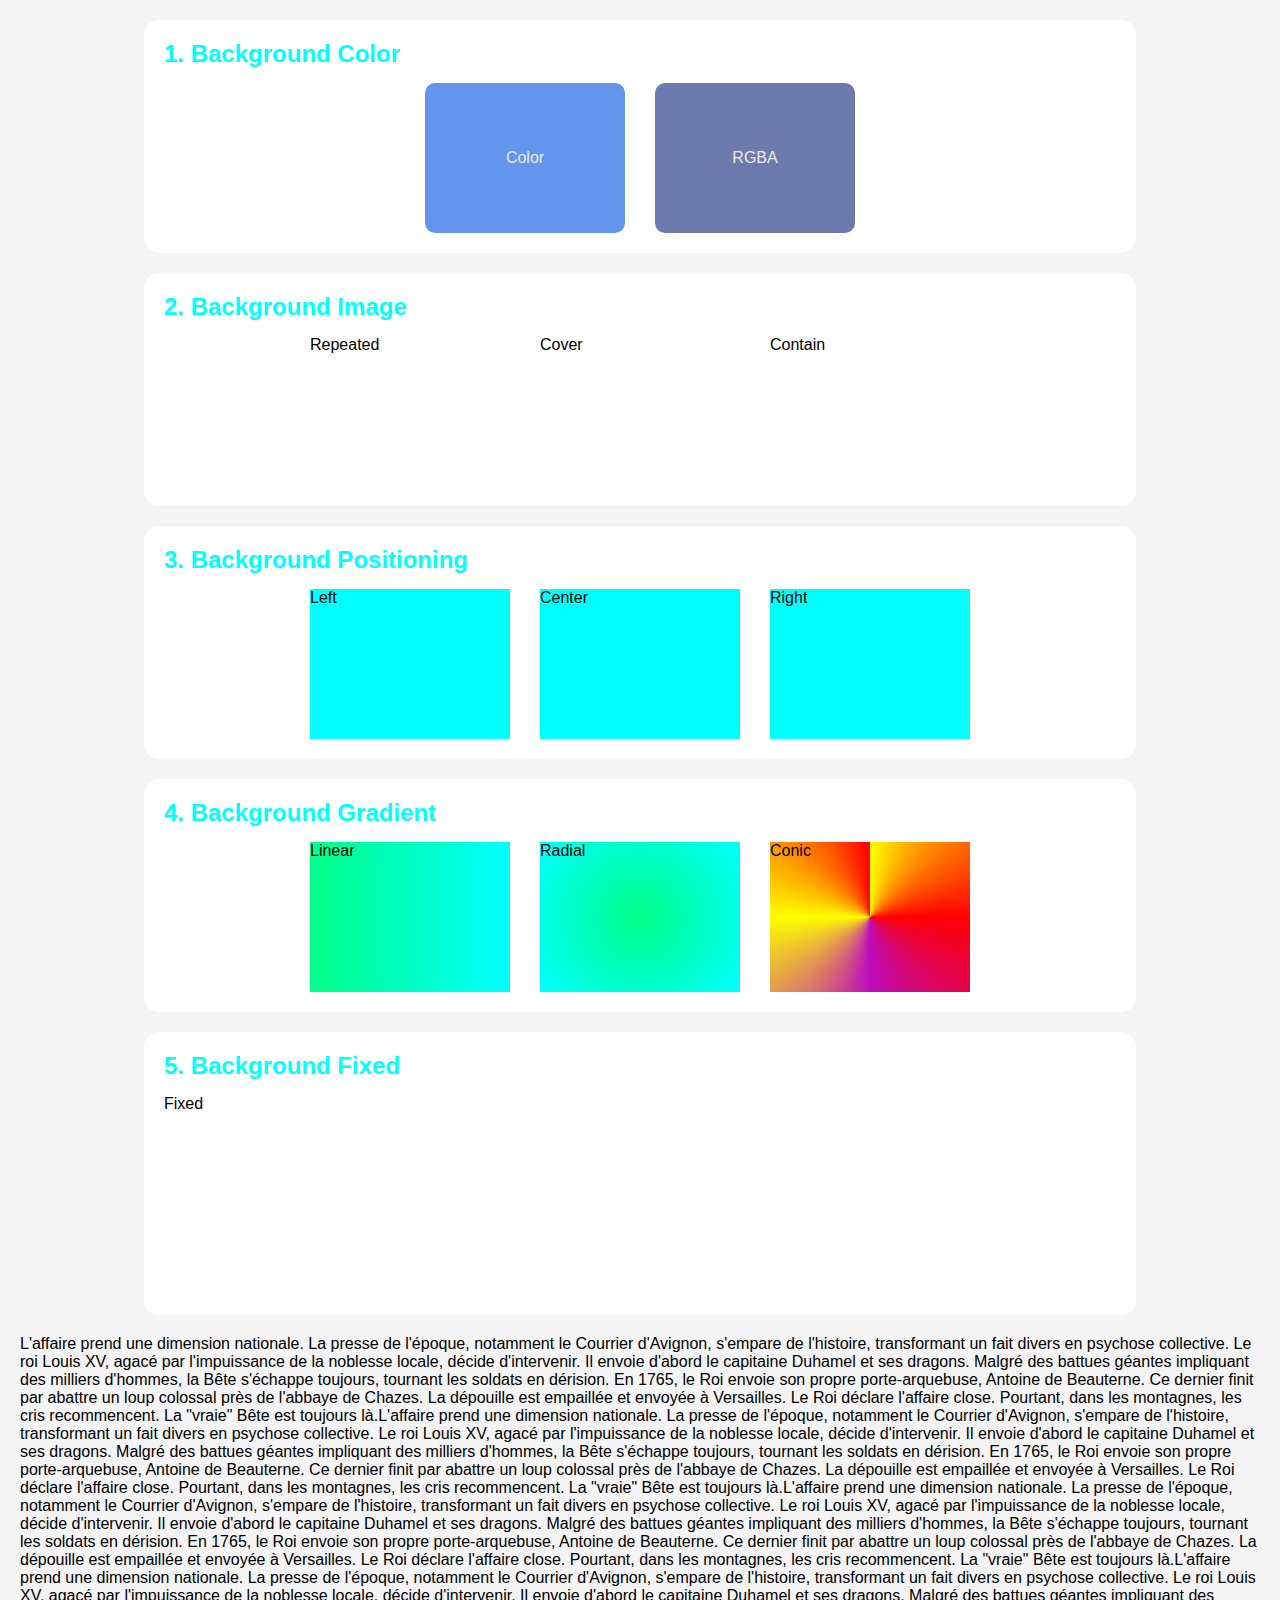
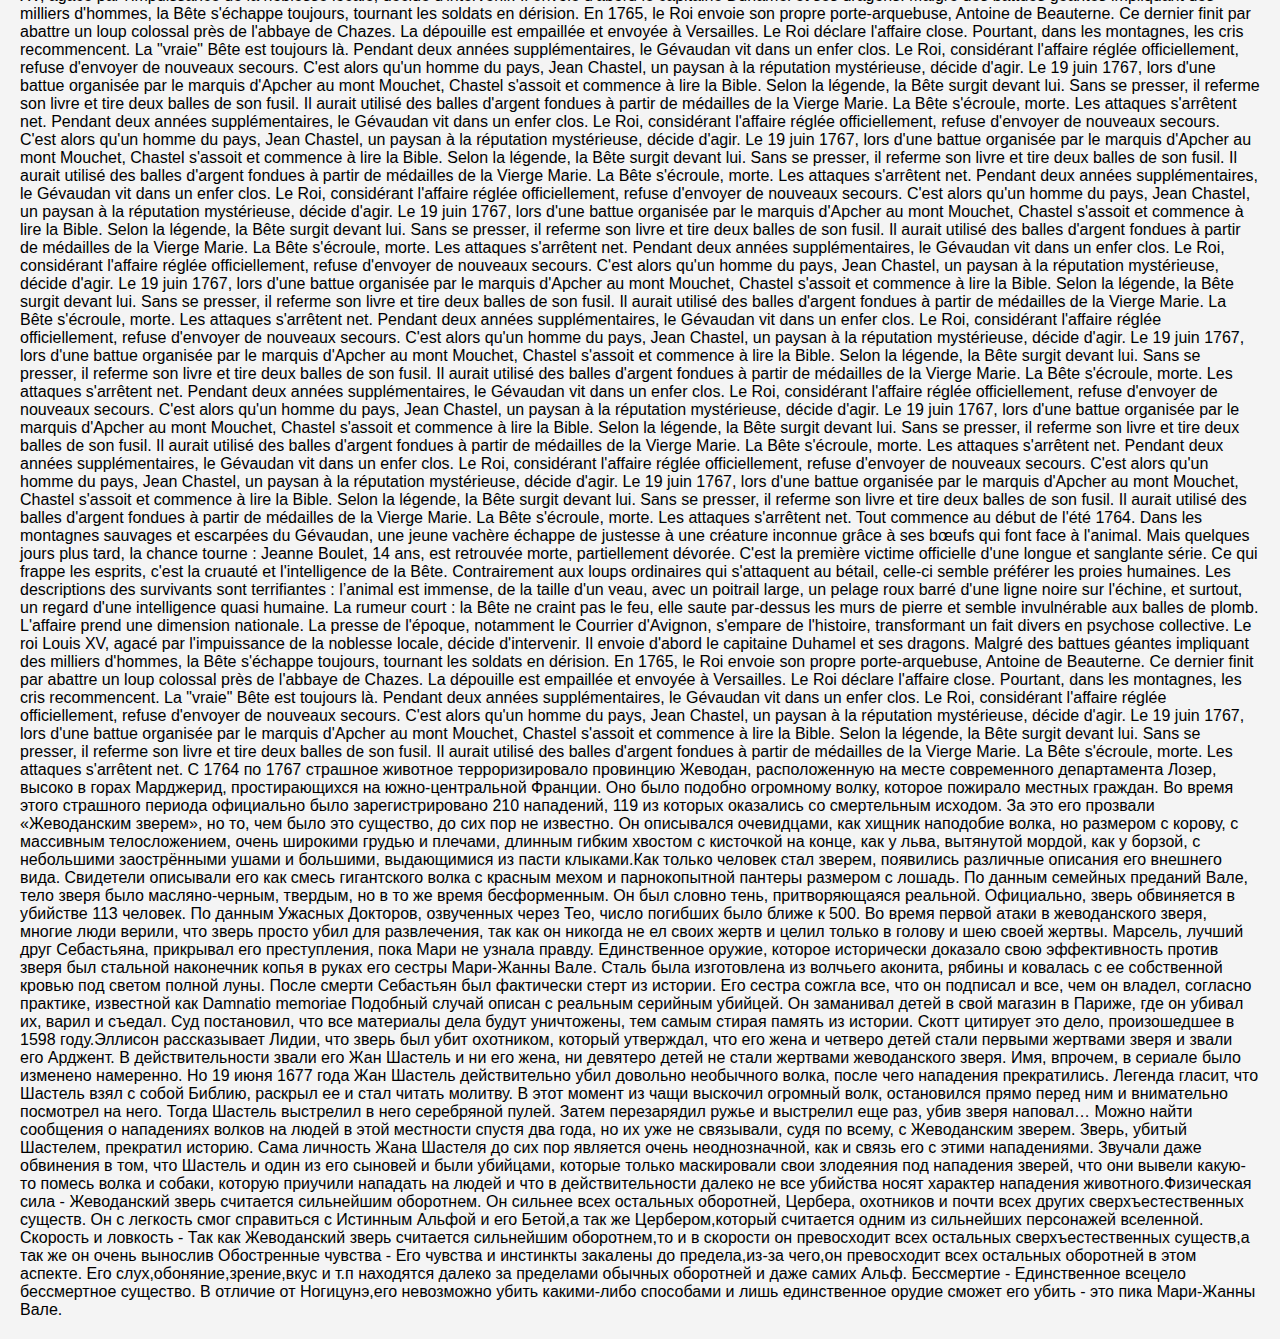
<file: Background/index.html>
<!DOCTYPE html>
<html lang="en">
<head>
    <meta charset="UTF-8">
    <meta name="viewport" content="width=device-width, initial-scale=1.0">
    <link rel="stylesheet" href="style.css">
    <title>CSS Background</title>
</head>
<body>
    <div class="container">
        <section class="bg-section">
            <h2 class="bg-section__title">1. Background Color</h2>
            <div class="example-row">
                <div class="example-box color"> Color</div>
                <div class="example-box rgba"> RGBA</div>
            </div>
        </section>

        <section class="bg-section">
            <h2 class="bg-section__title">2. Background Image</h2>
            <div class="example-row">
                <div class="repeated"> Repeated</div>
                <div class="cover"> Cover</div>
                <div class="contain"> Contain</div>
            </div>
        </section>

        <section class="bg-section">
            <h2 class="bg-section__title">3. Background Positioning</h2>
            <div class="example-row">
                <div class="left">Left</div>
                <div class="center">Center</div>
                <div class="right">Right</div>
            </div>
        </section>

        <section class="bg-section">
            <h2 class="bg-section__title">4. Background Gradient</h2>
            <div class="example-row">
                <div class="linear">Linear</div>
                <div class="radial">Radial</div>
                <div class="conic">Conic</div>
            </div>
        </section>

        <section class="bg-section">
            <h2 class="bg-section__title">5. Background Fixed</h2>
            <div class="example-row">
                <div class="fixed">Fixed</div>
            </div>
        </section>
     </div>    

     <div class="lorem">
        L'affaire prend une dimension nationale. La presse de l'époque, notamment le Courrier d'Avignon, s'empare de l'histoire, transformant un fait divers en psychose collective. Le roi Louis XV, agacé par l'impuissance de la noblesse locale, décide d'intervenir. Il envoie d'abord le capitaine Duhamel et ses dragons. Malgré des battues géantes impliquant des milliers d'hommes, la Bête s'échappe toujours, tournant les soldats en dérision.
En 1765, le Roi envoie son propre porte-arquebuse, Antoine de Beauterne. Ce dernier finit par abattre un loup colossal près de l'abbaye de Chazes. La dépouille est empaillée et envoyée à Versailles. Le Roi déclare l'affaire close. Pourtant, dans les montagnes, les cris recommencent. La "vraie" Bête est toujours là.L'affaire prend une dimension nationale. La presse de l'époque, notamment le Courrier d'Avignon, s'empare de l'histoire, transformant un fait divers en psychose collective. Le roi Louis XV, agacé par l'impuissance de la noblesse locale, décide d'intervenir. Il envoie d'abord le capitaine Duhamel et ses dragons. Malgré des battues géantes impliquant des milliers d'hommes, la Bête s'échappe toujours, tournant les soldats en dérision.
En 1765, le Roi envoie son propre porte-arquebuse, Antoine de Beauterne. Ce dernier finit par abattre un loup colossal près de l'abbaye de Chazes. La dépouille est empaillée et envoyée à Versailles. Le Roi déclare l'affaire close. Pourtant, dans les montagnes, les cris recommencent. La "vraie" Bête est toujours là.L'affaire prend une dimension nationale. La presse de l'époque, notamment le Courrier d'Avignon, s'empare de l'histoire, transformant un fait divers en psychose collective. Le roi Louis XV, agacé par l'impuissance de la noblesse locale, décide d'intervenir. Il envoie d'abord le capitaine Duhamel et ses dragons. Malgré des battues géantes impliquant des milliers d'hommes, la Bête s'échappe toujours, tournant les soldats en dérision.
En 1765, le Roi envoie son propre porte-arquebuse, Antoine de Beauterne. Ce dernier finit par abattre un loup colossal près de l'abbaye de Chazes. La dépouille est empaillée et envoyée à Versailles. Le Roi déclare l'affaire close. Pourtant, dans les montagnes, les cris recommencent. La "vraie" Bête est toujours là.L'affaire prend une dimension nationale. La presse de l'époque, notamment le Courrier d'Avignon, s'empare de l'histoire, transformant un fait divers en psychose collective. Le roi Louis XV, agacé par l'impuissance de la noblesse locale, décide d'intervenir. Il envoie d'abord le capitaine Duhamel et ses dragons. Malgré des battues géantes impliquant des milliers d'hommes, la Bête s'échappe toujours, tournant les soldats en dérision.
En 1765, le Roi envoie son propre porte-arquebuse, Antoine de Beauterne. Ce dernier finit par abattre un loup colossal près de l'abbaye de Chazes. La dépouille est empaillée et envoyée à Versailles. Le Roi déclare l'affaire close. Pourtant, dans les montagnes, les cris recommencent. La "vraie" Bête est toujours là.
        Pendant deux années supplémentaires, le Gévaudan vit dans un enfer clos. Le Roi, considérant l'affaire réglée officiellement, refuse d'envoyer de nouveaux secours. C'est alors qu'un homme du pays, Jean Chastel, un paysan à la réputation mystérieuse, décide d'agir.
Le 19 juin 1767, lors d'une battue organisée par le marquis d'Apcher au mont Mouchet, Chastel s'assoit et commence à lire la Bible. Selon la légende, la Bête surgit devant lui. Sans se presser, il referme son livre et tire deux balles de son fusil. Il aurait utilisé des balles d'argent fondues à partir de médailles de la Vierge Marie. La Bête s'écroule, morte. Les attaques s'arrêtent net.
Pendant deux années supplémentaires, le Gévaudan vit dans un enfer clos. Le Roi, considérant l'affaire réglée officiellement, refuse d'envoyer de nouveaux secours. C'est alors qu'un homme du pays, Jean Chastel, un paysan à la réputation mystérieuse, décide d'agir.
Le 19 juin 1767, lors d'une battue organisée par le marquis d'Apcher au mont Mouchet, Chastel s'assoit et commence à lire la Bible. Selon la légende, la Bête surgit devant lui. Sans se presser, il referme son livre et tire deux balles de son fusil. Il aurait utilisé des balles d'argent fondues à partir de médailles de la Vierge Marie. La Bête s'écroule, morte. Les attaques s'arrêtent net.
Pendant deux années supplémentaires, le Gévaudan vit dans un enfer clos. Le Roi, considérant l'affaire réglée officiellement, refuse d'envoyer de nouveaux secours. C'est alors qu'un homme du pays, Jean Chastel, un paysan à la réputation mystérieuse, décide d'agir.
Le 19 juin 1767, lors d'une battue organisée par le marquis d'Apcher au mont Mouchet, Chastel s'assoit et commence à lire la Bible. Selon la légende, la Bête surgit devant lui. Sans se presser, il referme son livre et tire deux balles de son fusil. Il aurait utilisé des balles d'argent fondues à partir de médailles de la Vierge Marie. La Bête s'écroule, morte. Les attaques s'arrêtent net.
Pendant deux années supplémentaires, le Gévaudan vit dans un enfer clos. Le Roi, considérant l'affaire réglée officiellement, refuse d'envoyer de nouveaux secours. C'est alors qu'un homme du pays, Jean Chastel, un paysan à la réputation mystérieuse, décide d'agir.
Le 19 juin 1767, lors d'une battue organisée par le marquis d'Apcher au mont Mouchet, Chastel s'assoit et commence à lire la Bible. Selon la légende, la Bête surgit devant lui. Sans se presser, il referme son livre et tire deux balles de son fusil. Il aurait utilisé des balles d'argent fondues à partir de médailles de la Vierge Marie. La Bête s'écroule, morte. Les attaques s'arrêtent net.
Pendant deux années supplémentaires, le Gévaudan vit dans un enfer clos. Le Roi, considérant l'affaire réglée officiellement, refuse d'envoyer de nouveaux secours. C'est alors qu'un homme du pays, Jean Chastel, un paysan à la réputation mystérieuse, décide d'agir.
Le 19 juin 1767, lors d'une battue organisée par le marquis d'Apcher au mont Mouchet, Chastel s'assoit et commence à lire la Bible. Selon la légende, la Bête surgit devant lui. Sans se presser, il referme son livre et tire deux balles de son fusil. Il aurait utilisé des balles d'argent fondues à partir de médailles de la Vierge Marie. La Bête s'écroule, morte. Les attaques s'arrêtent net.
Pendant deux années supplémentaires, le Gévaudan vit dans un enfer clos. Le Roi, considérant l'affaire réglée officiellement, refuse d'envoyer de nouveaux secours. C'est alors qu'un homme du pays, Jean Chastel, un paysan à la réputation mystérieuse, décide d'agir.
Le 19 juin 1767, lors d'une battue organisée par le marquis d'Apcher au mont Mouchet, Chastel s'assoit et commence à lire la Bible. Selon la légende, la Bête surgit devant lui. Sans se presser, il referme son livre et tire deux balles de son fusil. Il aurait utilisé des balles d'argent fondues à partir de médailles de la Vierge Marie. La Bête s'écroule, morte. Les attaques s'arrêtent net.
Pendant deux années supplémentaires, le Gévaudan vit dans un enfer clos. Le Roi, considérant l'affaire réglée officiellement, refuse d'envoyer de nouveaux secours. C'est alors qu'un homme du pays, Jean Chastel, un paysan à la réputation mystérieuse, décide d'agir.
Le 19 juin 1767, lors d'une battue organisée par le marquis d'Apcher au mont Mouchet, Chastel s'assoit et commence à lire la Bible. Selon la légende, la Bête surgit devant lui. Sans se presser, il referme son livre et tire deux balles de son fusil. Il aurait utilisé des balles d'argent fondues à partir de médailles de la Vierge Marie. La Bête s'écroule, morte. Les attaques s'arrêtent net.
        Tout commence au début de l'été 1764. Dans les montagnes sauvages et escarpées du Gévaudan, une jeune vachère échappe de justesse à une créature inconnue grâce à ses bœufs qui font face à l'animal. Mais quelques jours plus tard, la chance tourne : Jeanne Boulet, 14 ans, est retrouvée morte, partiellement dévorée. C'est la première victime officielle d'une longue et sanglante série.

        Ce qui frappe les esprits, c'est la cruauté et l'intelligence de la Bête. Contrairement aux loups ordinaires qui s'attaquent au bétail, celle-ci semble préférer les proies humaines. Les descriptions des survivants sont terrifiantes : l’animal est immense, de la taille d'un veau, avec un poitrail large, un pelage roux barré d'une ligne noire sur l'échine, et surtout, un regard d'une intelligence quasi humaine. La rumeur court : la Bête ne craint pas le feu, elle saute par-dessus les murs de pierre et semble invulnérable aux balles de plomb.

        L'affaire prend une dimension nationale. La presse de l'époque, notamment le Courrier d'Avignon, s'empare de l'histoire, transformant un fait divers en psychose collective. Le roi Louis XV, agacé par l'impuissance de la noblesse locale, décide d'intervenir. Il envoie d'abord le capitaine Duhamel et ses dragons. Malgré des battues géantes impliquant des milliers d'hommes, la Bête s'échappe toujours, tournant les soldats en dérision. En 1765, le Roi envoie son propre porte-arquebuse, Antoine de Beauterne. Ce dernier finit par abattre un loup colossal près de l'abbaye de Chazes. La dépouille est empaillée et envoyée à Versailles. Le Roi déclare l'affaire close. Pourtant, dans les montagnes, les cris recommencent. La "vraie" Bête est toujours là.

        Pendant deux années supplémentaires, le Gévaudan vit dans un enfer clos. Le Roi, considérant l'affaire réglée officiellement, refuse d'envoyer de nouveaux secours. C'est alors qu'un homme du pays, Jean Chastel, un paysan à la réputation mystérieuse, décide d'agir. Le 19 juin 1767, lors d'une battue organisée par le marquis d'Apcher au mont Mouchet, Chastel s'assoit et commence à lire la Bible. Selon la légende, la Bête surgit devant lui. Sans se presser, il referme son livre et tire deux balles de son fusil. Il aurait utilisé des balles d'argent fondues à partir de médailles de la Vierge Marie. La Bête s'écroule, morte. Les attaques s'arrêtent net.

        С 1764 по 1767 страшное животное терроризировало провинцию Жеводан, расположенную на месте современного департамента Лозер, высоко в горах Марджерид, простирающихся на южно-центральной Франции. Оно было подобно огромному волку, которое пожирало местных граждан. Во время этого страшного периода официально было зарегистрировано 210 нападений, 119 из которых оказались со смертельным исходом. За это его прозвали «Жеводанским зверем», но то, чем было это существо, до сих пор не известно. 

        Он описывался очевидцами, как хищник наподобие волка, но размером с корову, с массивным телосложением, очень широкими грудью и плечами, длинным гибким хвостом с кисточкой на конце, как у льва, вытянутой мордой, как у борзой, с небольшими заострёнными ушами и большими, выдающимися из пасти клыками.Как только человек стал зверем, появились различные описания его внешнего вида. Свидетели описывали его как смесь гигантского волка с красным мехом и парнокопытной пантеры размером с лошадь. По данным семейных преданий Вале, тело зверя было масляно-черным, твердым, но в то же время бесформенным. Он был словно тень, притворяющаяся реальной.

        Официально, зверь обвиняется в убийстве 113 человек. По данным Ужасных Докторов, озвученных через Тео, число погибших было ближе к 500. Во время первой атаки в жеводанского зверя, многие люди верили, что зверь просто убил для развлечения, так как он никогда не ел своих жертв и целил только в голову и шею своей жертвы. Марсель, лучший друг Себастьяна, прикрывал его преступления, пока Мари не узнала правду.

        Единственное оружие, которое исторически доказало свою эффективность против зверя был стальной наконечник копья в руках его сестры Мари-Жанны Вале. Сталь была изготовлена из волчьего аконита, рябины и ковалась с ее собственной кровью под светом полной луны.

        После смерти Себастьян был фактически стерт из истории. Его сестра сожгла все, что он подписал и все, чем он владел, согласно практике, известной как Damnatio memoriae

        Подобный случай описан с реальным серийным убийцей. Он заманивал детей в свой магазин в Париже, где он убивал их, варил и съедал. Суд постановил, что все материалы дела будут уничтожены, тем самым стирая память из истории. Скотт цитирует это дело, произошедшее в 1598 году.Эллисон рассказывает Лидии, что зверь был убит охотником, который утверждал, что его жена и четверо детей стали первыми жертвами зверя и звали его Арджент. В действительности звали его Жан Шастель и ни его жена, ни девятеро детей не стали жертвами жеводанского зверя. Имя, впрочем, в сериале было изменено намеренно. Но 19 июня 1677 года Жан Шастель действительно убил довольно необычного волка, после чего нападения прекратились. Легенда гласит, что Шастель взял с собой Библию, раскрыл ее и стал читать молитву. В этот момент из чащи выскочил огромный волк, остановился прямо перед ним и внимательно посмотрел на него. Тогда Шастель выстрелил в него серебряной пулей. Затем перезарядил ружье и выстрелил еще раз, убив зверя наповал… Можно найти сообщения о нападениях волков на людей в этой местности спустя два года, но их уже не связывали, судя по всему, с Жеводанским зверем. Зверь, убитый Шастелем, прекратил историю. Сама личность Жана Шастеля до сих пор является очень неоднозначной, как и связь его с этими нападениями. Звучали даже обвинения в том, что Шастель и один из его сыновей и были убийцами, которые только маскировали свои злодеяния под нападения зверей, что они вывели какую-то помесь волка и собаки, которую приучили нападать на людей и что в действительности далеко не все убийства носят характер нападения животного.Физическая сила - Жеводанский зверь считается сильнейшим оборотнем. Он сильнее всех остальных оборотней, Цербера, охотников и почти всех других сверхъестественных существ. Он с легкость смог справиться с Истинным Альфой и его Бетой,а так же Цербером,который считается одним из сильнейших персонажей вселенной.

        Скорость и ловкость - Так как Жеводанский зверь считается сильнейшим оборотнем,то и в скорости он превосходит всех остальных сверхъестественных существ,а так же он очень вынослив

        Обостренные чувства - Его чувства и инстинкты закалены до предела,из-за чего,он превосходит всех остальных оборотней в этом аспекте. Его слух,обоняние,зрение,вкус и т.п находятся далеко за пределами обычных оборотней и даже самих Альф.

        Бессмертие - Единственное всецело бессмертное существо. В отличие от Ногицунэ,его невозможно убить какими-либо способами и лишь единственное орудие сможет его убить - это пика Мари-Жанны Вале.
     </div>
</body>
</html>
</file>
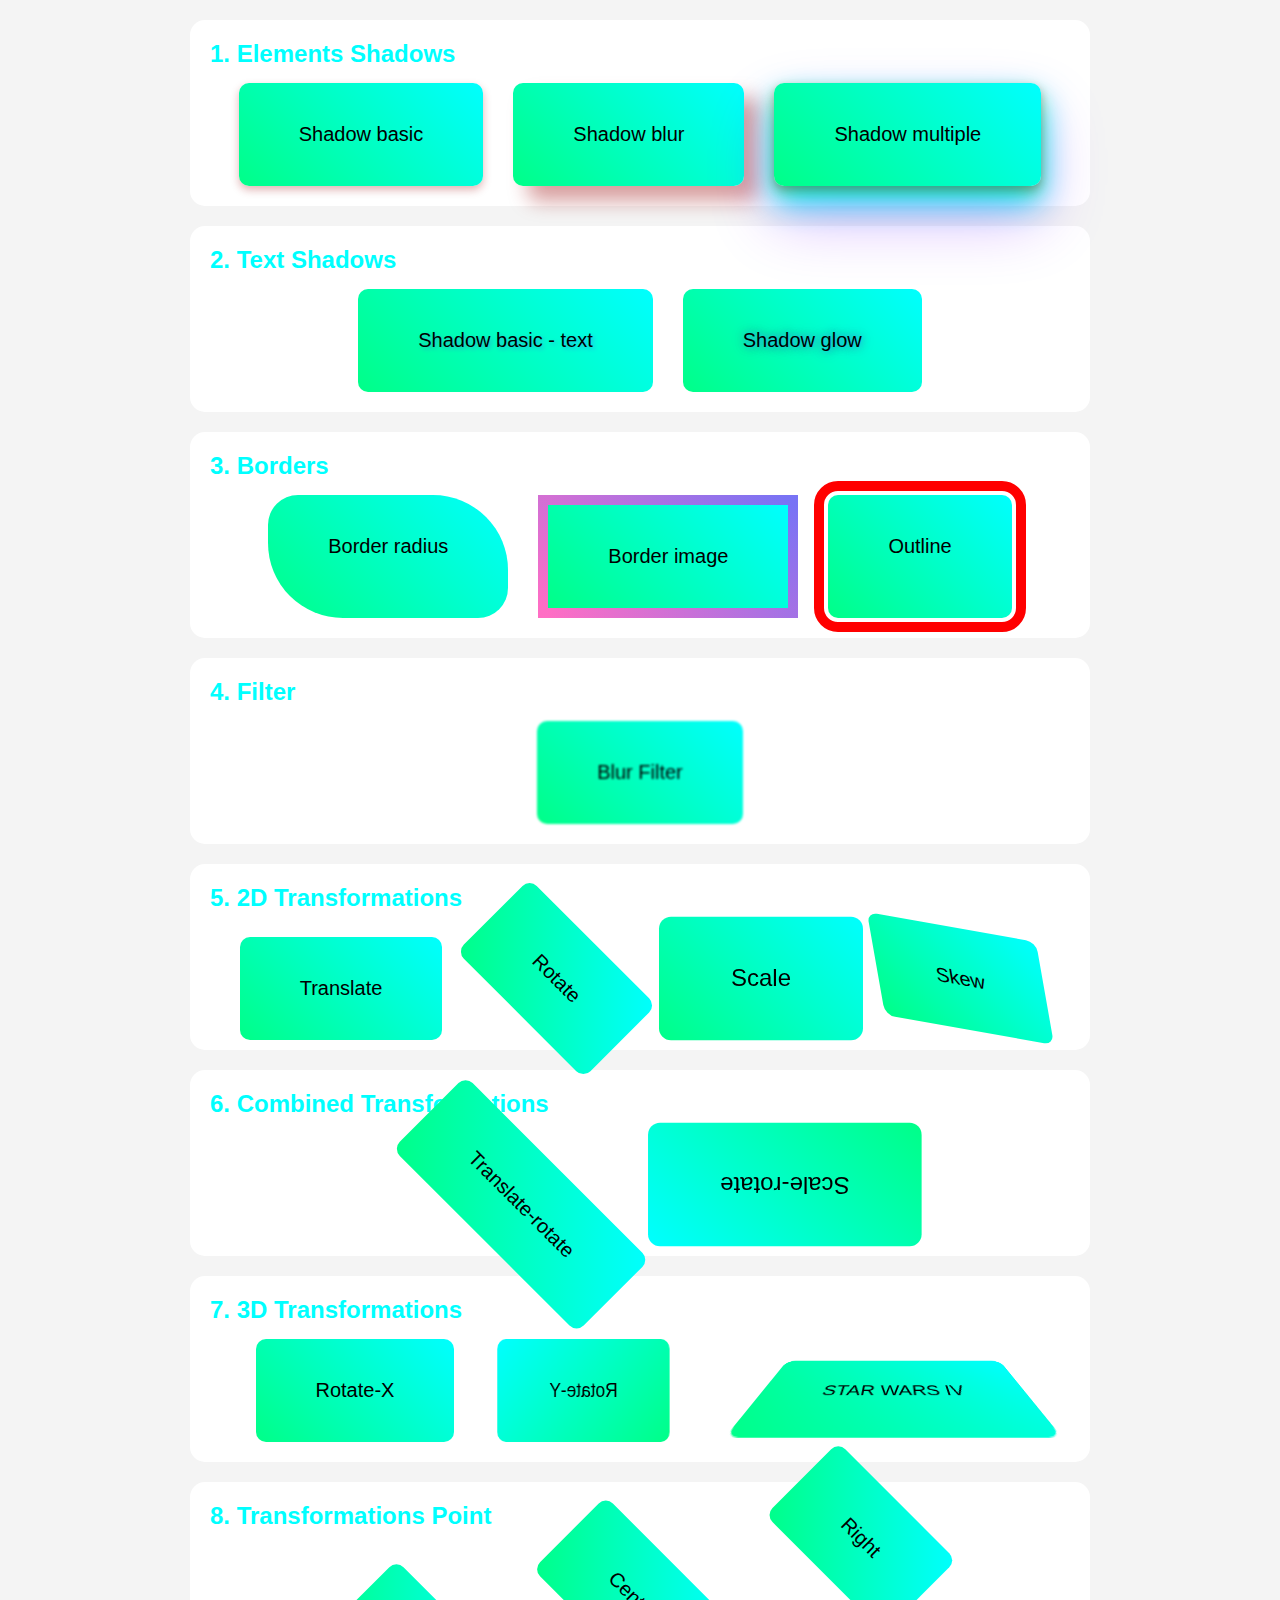
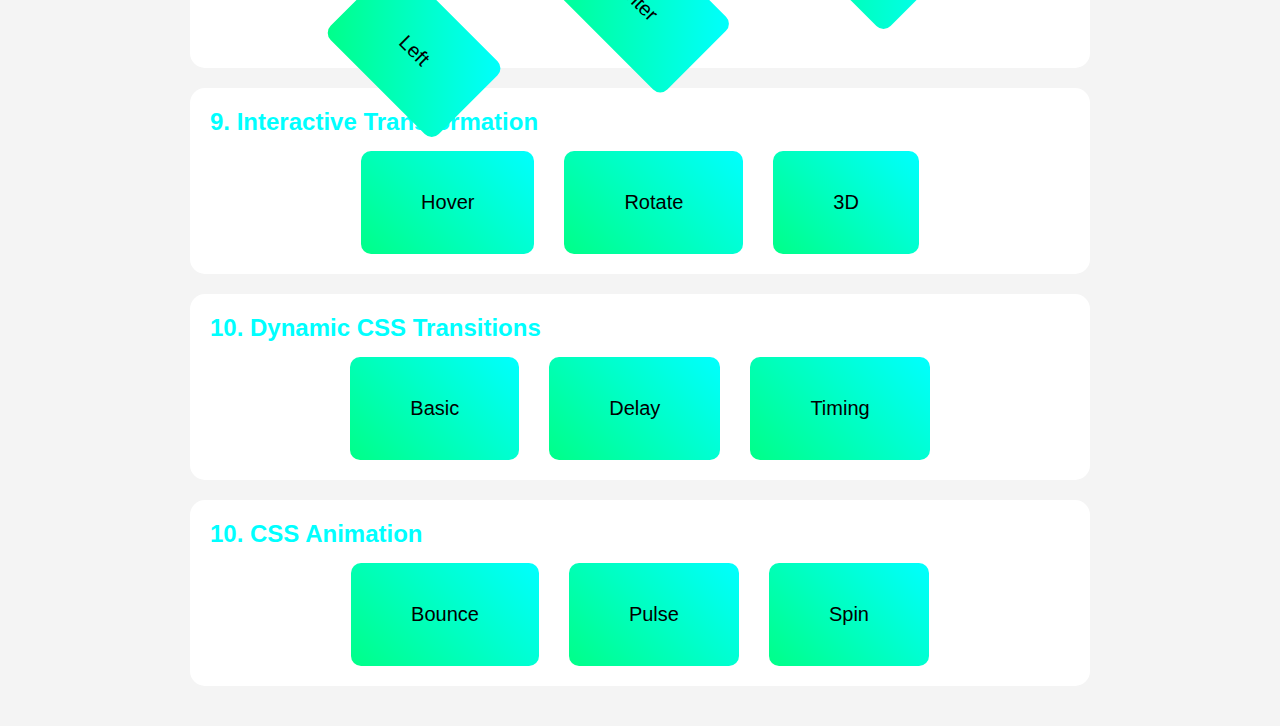
<file: DecorativeCss/index.html>
<!DOCTYPE html>
<html lang="en">
<head>
    <meta charset="UTF-8">
    <meta name="viewport" content="width=device-width, initial-scale=1.0">
    <link rel="stylesheet" href="style.css">
    <title>Decorative CSS</title>
</head>
<body>
    <div class="container">
        <section class="main-section">
            <h2 class="bg-section__title">1. Elements Shadows</h2>
            <div class="example-row">
                <div class="example-box shadow-basic">Shadow basic</div>
                <div class="example-box shadow-blur">Shadow blur</div>
                <div class="example-box shadow-multiple">Shadow multiple</div>
            </div>
        </section>

        <section class="main-section">
            <h2 class="bg-section__title">2. Text Shadows</h2>
            <div class="example-row">
                <div class="example-box shadow-basic-text">Shadow basic - text</div>
                <div class="example-box shadow-glow">Shadow glow</div>
            </div>
        </section>

        <section class="main-section">
            <h2 class="bg-section__title">3. Borders</h2>
            <div class="example-row">
                <div class="example-box border-radius">Border radius</div>
                <div class="example-box border-image">Border image</div>
                <div class="example-box outline-effect">Outline</div>
            </div>
        </section>


        <section class="main-section">
            <h2 class="bg-section__title">4. Filter</h2>
            <div class="example-row">
                <div class="example-box blur-filter">Blur Filter</div>
            </div>
        </section>

        <section class="main-section">
            <h2 class="bg-section__title">5. 2D Transformations</h2>
            <div class="example-row">
                <div class="example-box translate">Translate</div>
                <div class="example-box rotate">Rotate</div>
                <div class="example-box scale">Scale</div>
                <div class="example-box skew">Skew</div>
            </div>
        </section>

        <section class="main-section">
            <h2 class="bg-section__title">6. Combined Transformations</h2>
            <div class="example-row">
                <div class="example-box translate-rotate">Translate-rotate</div>
                <div class="example-box scale-rotate">Scale-rotate</div>
            </div>
        </section>

        <section class="main-section">
            <h2 class="bg-section__title">7. 3D Transformations</h2>
            <div class="example-row">
                <div class="example-box rotate-x">Rotate-X</div>
                <div class="example-box rotate-y">Rotate-Y</div>
                <div class="example-box perspective-basic">STAR WARS IV</div>
            </div>
        </section>

        <section class="main-section">
            <h2 class="bg-section__title">8. Transformations Point</h2>
            <div class="example-row">
                <div class="example-box point-left">Left</div>
                <div class="example-box point-center">Center</div>
                <div class="example-box point-right">Right</div>
            </div>
        </section>

        <section class="main-section">
            <h2 class="bg-section__title">9. Interactive Transformation</h2>
            <div class="example-row">
                <div class="example-box hover-scale">Hover</div>
                <div class="example-box hover-rotate">Rotate</div>
                <div class="example-box hover-3d">3D</div>
            </div>
        </section>

        <section class="main-section">
            <h2 class="bg-section__title">10. Dynamic CSS Transitions</h2>
            <div class="example-row">
                <div class="example-box transition-basic">Basic</div>
                <div class="example-box transition-delay">Delay</div>
                <div class="example-box transition-timing">Timing</div>
            </div>
        </section>

        <section class="main-section">
            <h2 class="bg-section__title">10. CSS Animation</h2>
            <div class="example-row">
                <div class="example-box animation-bounce">Bounce</div>
                <div class="example-box animation-pulse">Pulse</div>
                <div class="example-box animation-spin">Spin</div>
            </div>
        </section>

</body>
</html>
</file>
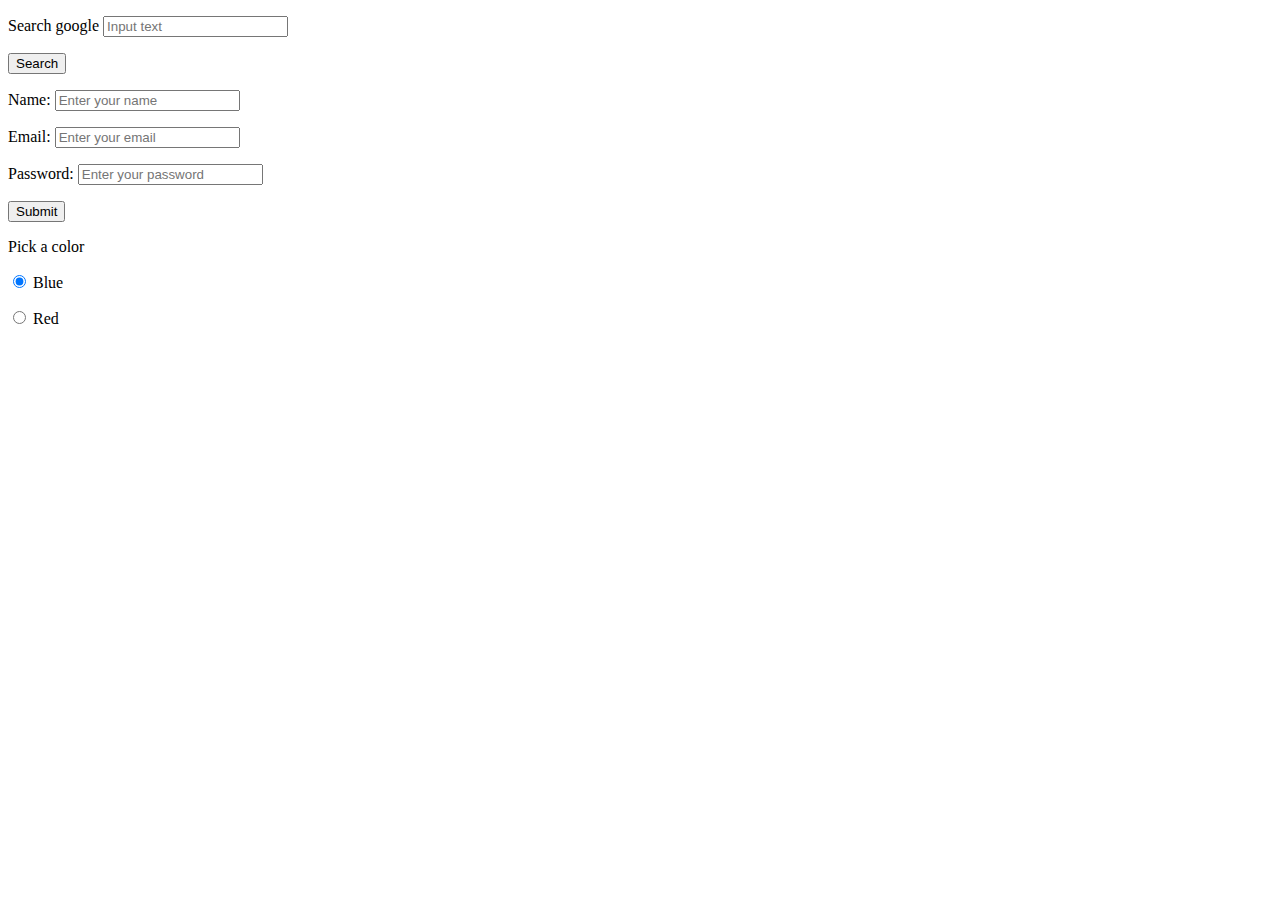
<file: Form/index.html>
<!DOCTYPE html>
<html lang="en">
<head>
  <meta charset="UTF-8">
  <meta name="viewport" content="width=device-width, initial-scale=1.0">
  <title>forms</title>
</head>
<body>
  <form action="https://google.com/search" method="get">
<p>
  <label for="search">Search google</label>
  <input type="text" id="search" name="q"
  placeholder="Input text" required>
</p>
<p>
  <button type="submit">Search</button>
</p>

  </form>


  <form>
    <p>
      <label for="name">Name:</label>
      <input type="text" id="name" name="name"
      placeholder="Enter your name" required>
    </p>

    <p>
      <label for="email">Email:</label>
      <input type="email" id="email" name="email"
      placeholder="Enter your email" required>
    </p>

    <p>
      <label for="password">Password:</label>
      <input type="password" id="password" name="password"
      placeholder="Enter your password" required>
    </p>
    <p>
      <button type="submit">Submit</button>
    </p>
  </form>


  <form>
    <div>Pick a color</div>
    <p>
      <input type="radio" id="blue" name="options"
      value="blue" checked>
      <label for="blue">Blue</label>
    </p>
    <p>
      <input type="radio" id="Red" name="options"
      value="Red">
      <label for="red">Red</label>
    </p>
   </form>
</body>
</html>
</file>
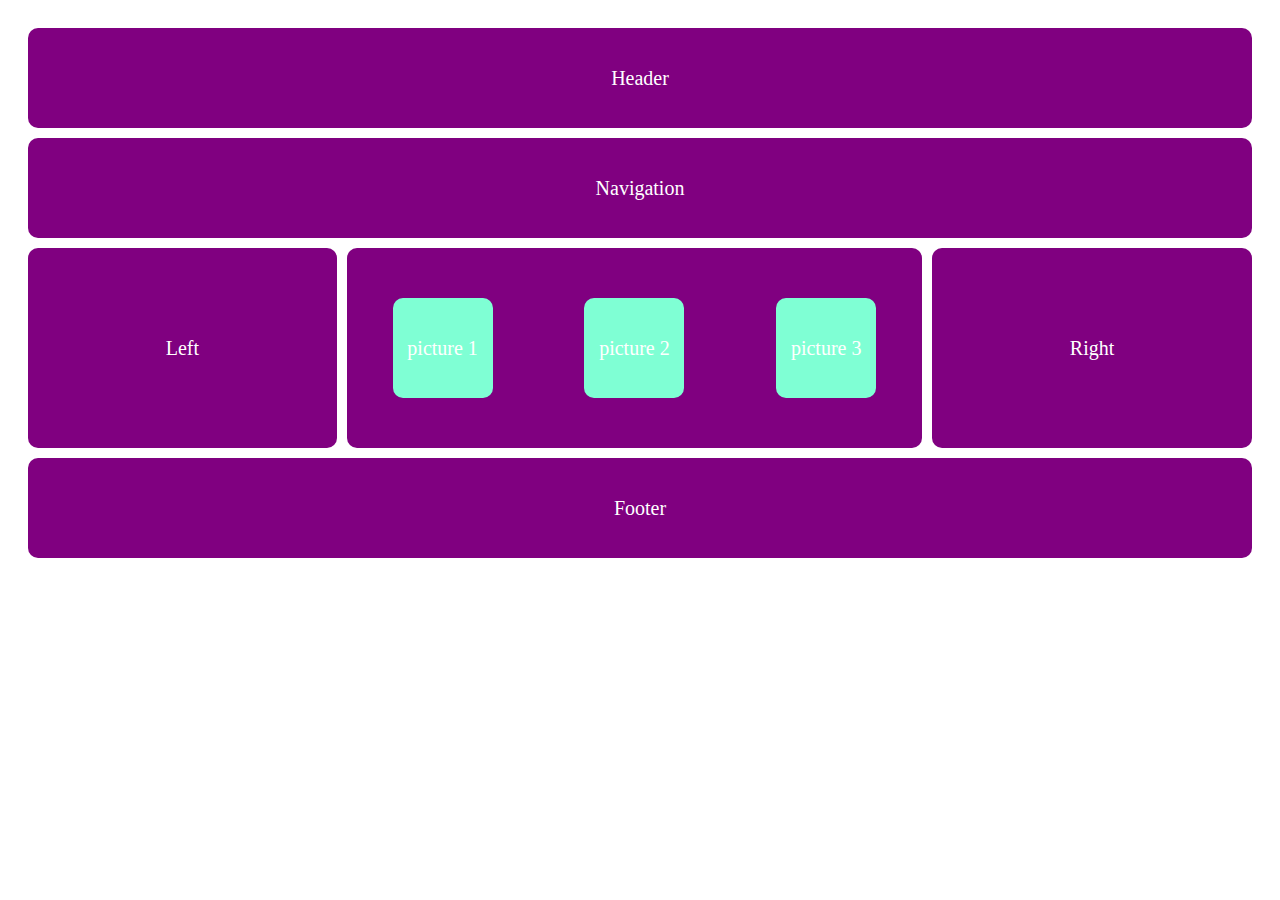
<file: Grid/index.html>
<!DOCTYPE html>
<html lang="en">
<head>
    <meta charset="UTF-8">
    <meta name="viewport" content="width=device-width, initial-scale=1.0">
    <link rel="stylesheet" href="style.css">
    <title>CSS-Grid</title>
</head>
<body>
    <div class="main-container">
    <div class="section header">Header</div>
    <div class="section navigation-menu">Navigation</div>
    <div class="section left">Left</div>
    <div class="section middle">
     <div class="picture">picture 1</div>
     <div class="picture">picture 2</div>
     <div class="picture">picture 3</div>
    </div>
    <div class="section right">Right</div>
    <div class="section footer">Footer</div>
    </div>
</body>
</html>
</file>
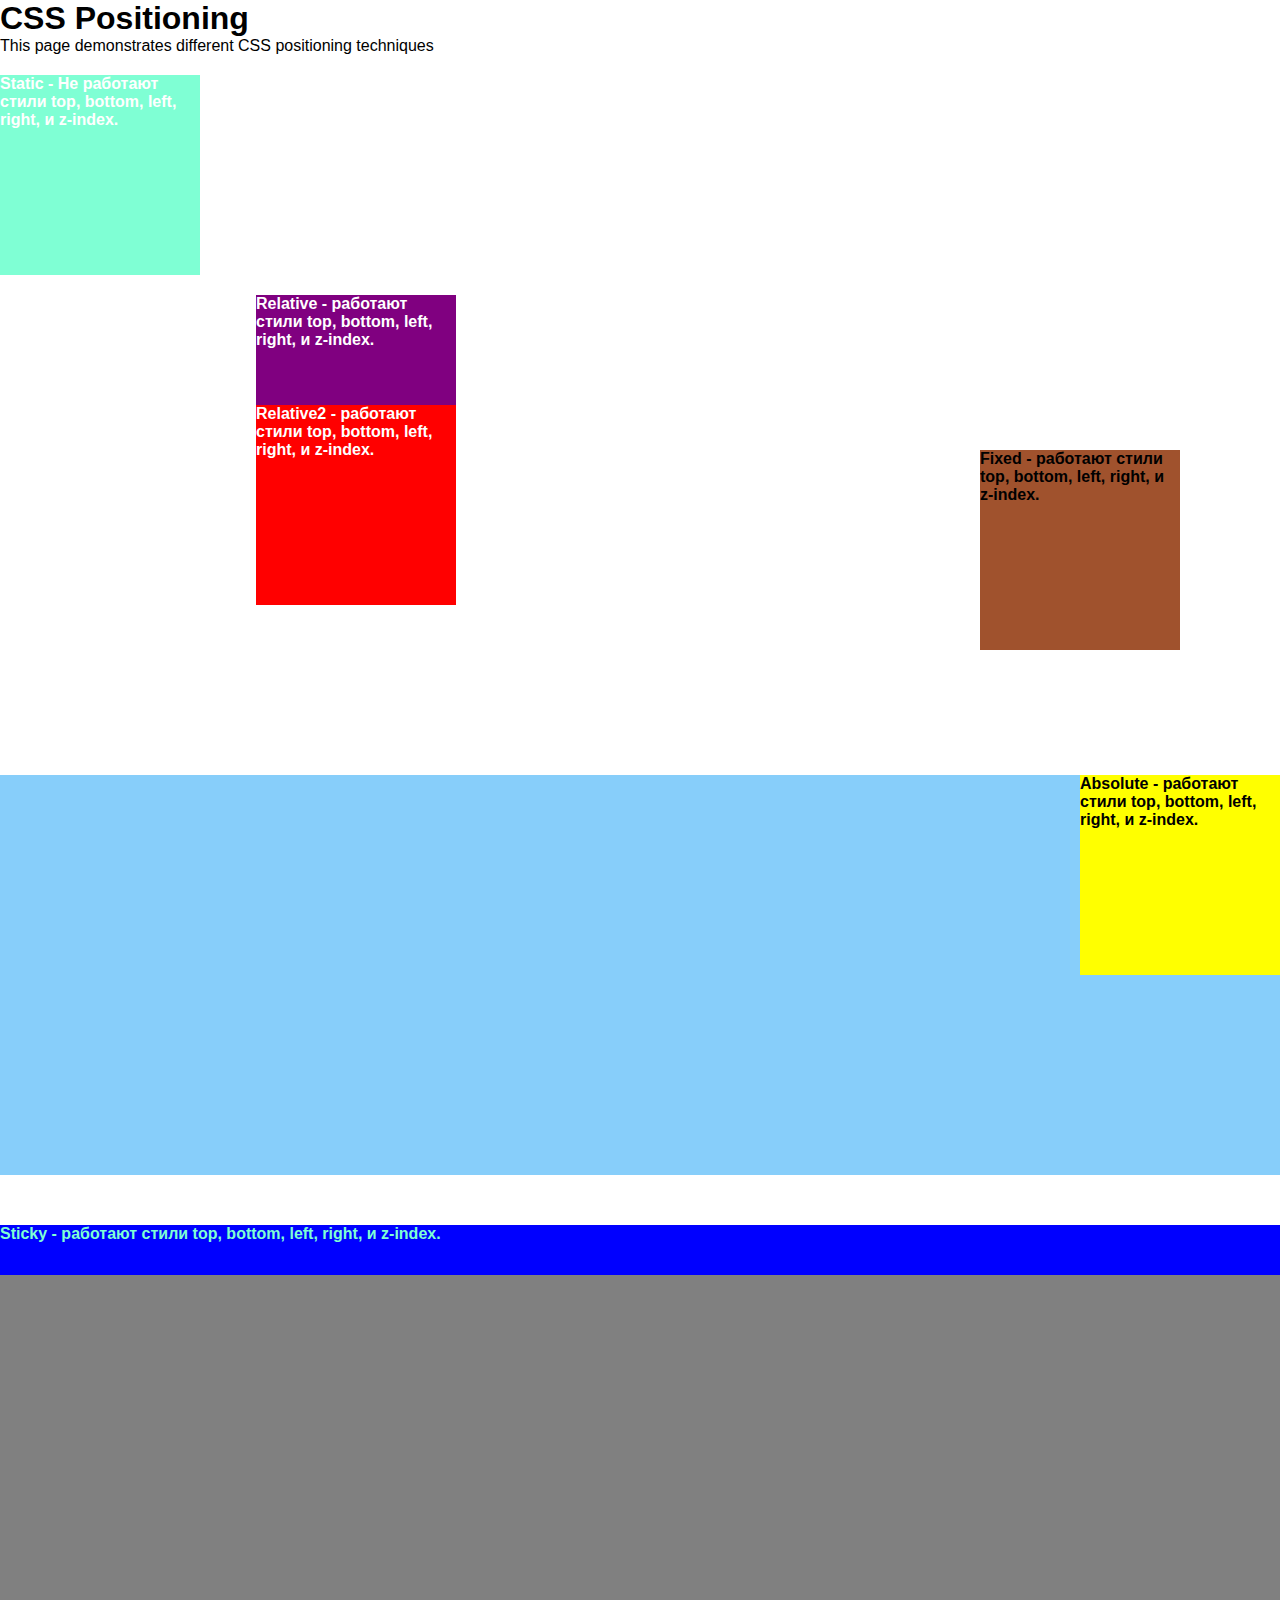
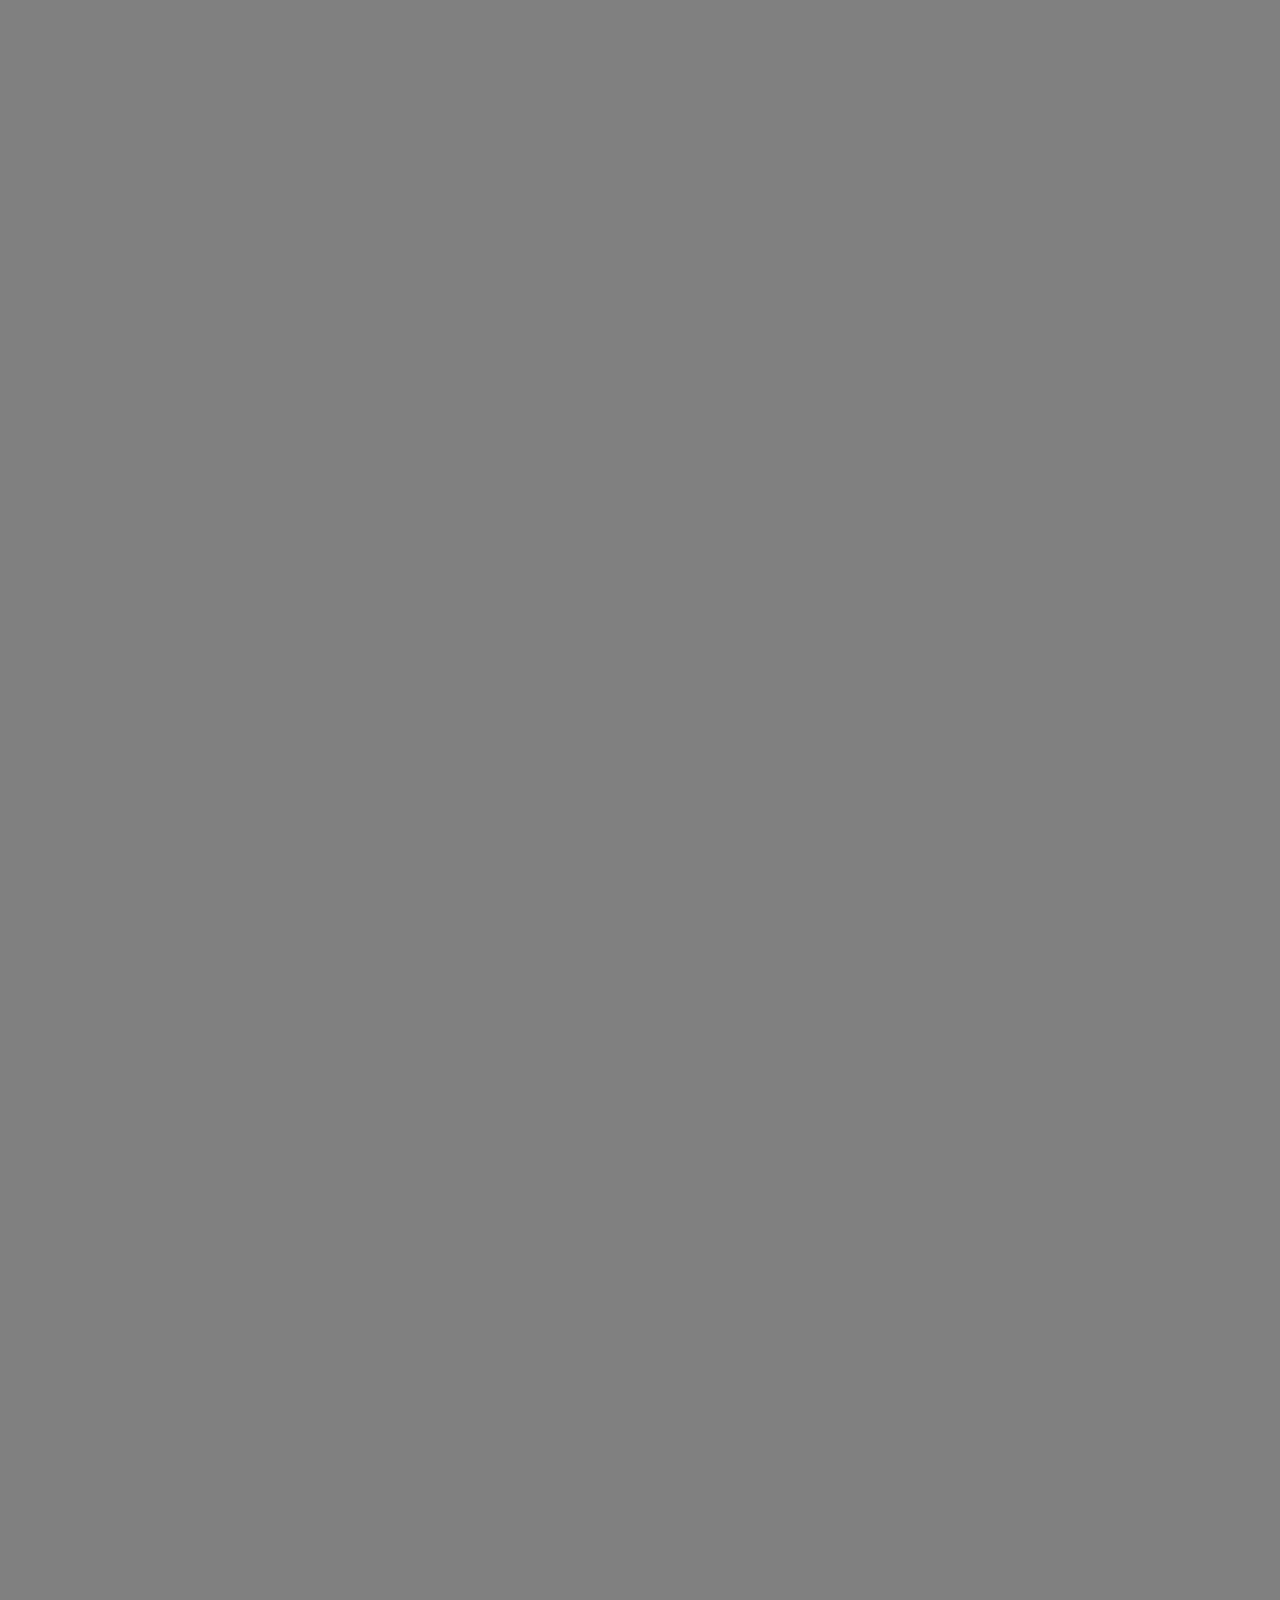
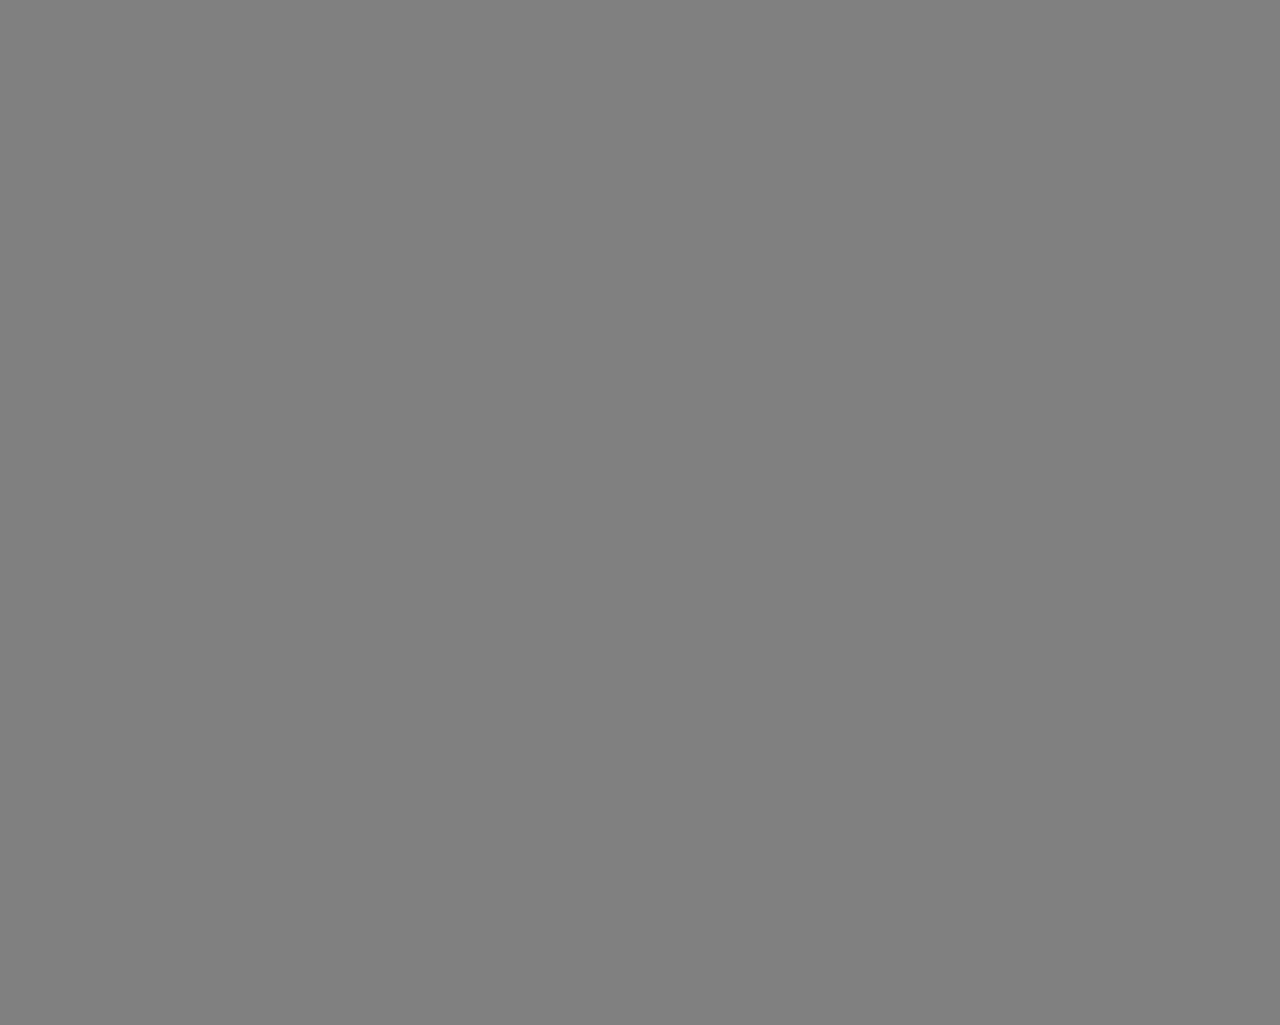
<file: Positioning/index.html>
<!DOCTYPE html>
<html lang="en">
<head>
    <meta charset="UTF-8">
    <meta name="viewport" content="width=device-width, initial-scale=1.0">
    <link rel="stylesheet" href="style.css">
    <title>CSS Positioning</title>
</head>
<body>
    <section>
        <h1>CSS Positioning</h1>
        <p>This page demonstrates different CSS positioning techniques</p>

        <div class="container">
            <div class="static-positioning">
               <strong> Static - Не работают стили top, bottom, left, right, и z-index. </strong>
            </div>   
            <div class="relative-positioning">
               <strong> Relative - работают стили top, bottom, left, right, и z-index.</strong>
            </div>
            <div class="relative-positioning2">
               <strong> Relative2 - работают стили top, bottom, left, right, и z-index.</strong>
            </div>
        </div>

        <div class="container2">
             <div class="absolute-positioning">
               <strong> Absolute - работают стили top, bottom, left, right, и z-index.</strong>
            </div>
        </div>

        <div class="container3">
            <div class="fixed-positioning">
               <strong> Fixed - работают стили top, bottom, left, right, и z-index.</strong>
            </div>
        </div>    

         <div class="container4">
            <div class="sticky-positioning">
               <strong> Sticky - работают стили top, bottom, left, right, и z-index.</strong>
            </div>
        </div>    
    </section>
</body>
</html>
</file>
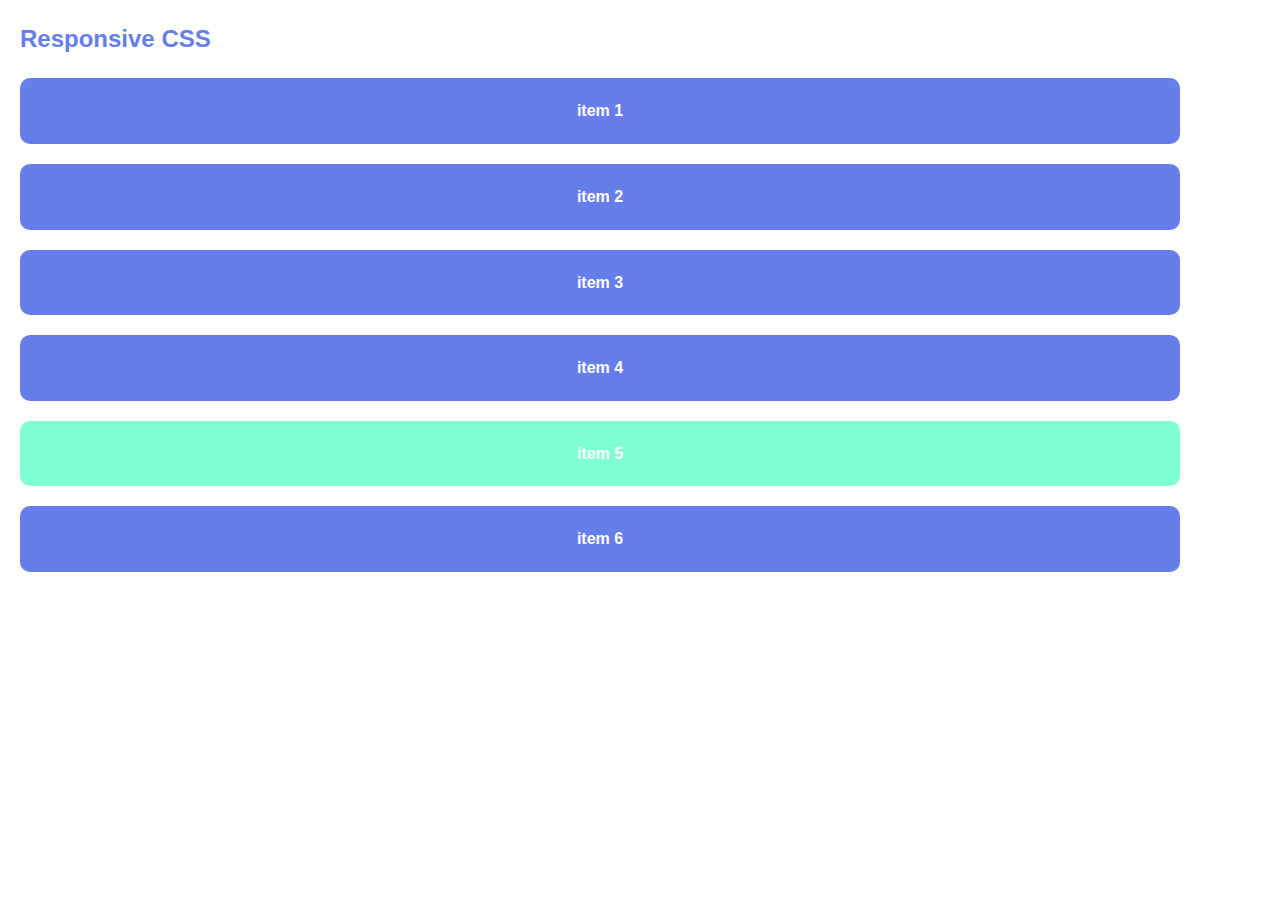
<file: ResponsiveCss/index.html>
<!DOCTYPE html>
<html lang="en">
<head>
    <meta charset="UTF-8">
    <meta name="viewport" content="width=device-width, initial-scale=1.0">
    <link rel="stylesheet" href="style.css">
    <title>Responsive CSS</title>
</head>
<body>
    <main class="page">
        <h2 class="page__title">Responsive CSS</h2>
        <div class="responsive">
            <div class="responsive__grid">
                <div class="responsive__item">item 1</div>
                <div class="responsive__item">item 2</div>
                <div class="responsive__item">item 3</div>
                <div class="responsive__item">item 4</div>
                <div class="responsive__item responsive__item--current">item 5</div>
                <div class="responsive__item">item 6</div>
            </div>
        </div>
    </main>
</body>
</html>
</file>
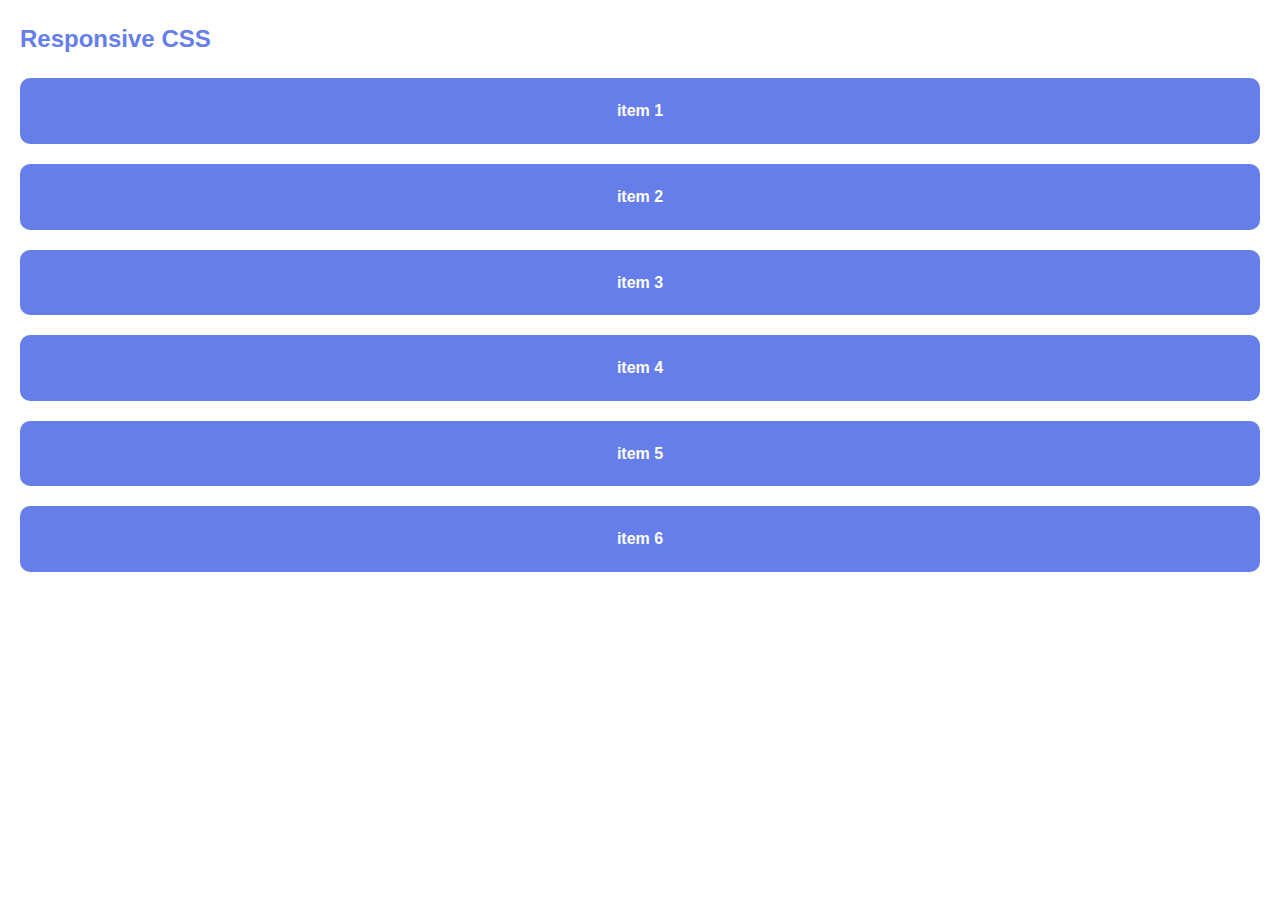
<file: HTML/ResponsiveCss/index.html>
<!DOCTYPE html>
<html lang="en">
<head>
    <meta charset="UTF-8">
    <meta name="viewport" content="width=device-width, initial-scale=1.0">
    <link rel="stylesheet" href="style.css">
    <title>Responsive CSS</title>
</head>
<body>
    <main>
        <h2>Responsive CSS</h2>
        <div class="responsive-container">
            <div class="grid-box">
                <div class="item">item 1</div>
                <div class="item">item 2</div>
                <div class="item">item 3</div>
                <div class="item">item 4</div>
                <div class="item">item 5</div>
                <div class="item">item 6</div>
            </div>
        </div>
    </main>
</body>
</html>
</file>
<file: Background/style.css>
* {
    box-sizing: border-box;
    margin: 0;
    padding: 0;
}

body {
    font-family: Arial, Helvetica, sans-serif;
    background: #f4f4f4;
    padding: 20px;
}

.container {
    max-width: 80%;
    margin: 0 auto;
}

.bg-section {
    background: #fff;
    padding: 20px;
    margin-bottom: 20px;
    border-radius: 15px;
}

.bg-section__title {
    margin-bottom: 15px;
    color: aqua;
}

.example-row {
    display: flex;
    justify-content: center;
    gap: 30px;
}

.example-box {
    display: flex;
    width: 200px;
    height: 150px;
    align-items: center;
    justify-content: center;
    border-radius: 10px;
    color: #eaeaea;
}

.color {
    background-color: cornflowerblue;
}

.rgba {
    background-color: rgb(71, 89, 154, 0.8);
}

.repeated {
    width: 200px;
    height: 150px;
    background-image: url('https://habsida-lms.s3.ap-northeast-2.amazonaws.com/webcore/logo.svg');
    background-size: 50px 50px;
    background-repeat: repeat;
}

.cover {
    width: 200px;
    height: 150px;
    background-image: url('https://habsida-lms.s3.ap-northeast-2.amazonaws.com/webcore/logo.svg');
    background-size: cover;
    background-repeat: no-repeat;
    background-position: center;
}

.contain {
    width: 200px;
    height: 150px;
    background-image: url('https://habsida-lms.s3.ap-northeast-2.amazonaws.com/webcore/logo.svg');
    background-size: contain;
    background-repeat: no-repeat;
    background-position: center;
}

.left {
    width: 200px;
    height: 150px;
    background-image: url('https://habsida-lms.s3.ap-northeast-2.amazonaws.com/webcore/logo.svg');
    background-size: 50px 50px;
    background-repeat: no-repeat;
    background-position: left bottom;
    background-color: aqua;
}

.center {
    width: 200px;
    height: 150px;
    background-image: url('https://habsida-lms.s3.ap-northeast-2.amazonaws.com/webcore/logo.svg');
    background-size: 50px 50px;
    background-repeat: no-repeat;
    background-position: center;
    background-color: aqua;
}

.right {
    width: 200px;
    height: 150px;
    background-image: url('https://habsida-lms.s3.ap-northeast-2.amazonaws.com/webcore/logo.svg');
    background-size: 50px 50px;
    background-repeat: no-repeat;
    background-position: right top;
    background-color: aqua;
}

.linear {
    width: 200px;
    height: 150px;
    background: linear-gradient(to right, rgb(0, 255, 136), rgb(0, 255, 255))
}

.radial {
    width: 200px;
    height: 150px;
    background: radial-gradient(circle, rgb(0,255,136), rgb(0,255,255))
}

.conic {
    width: 200px;
    height: 150px;
    background: conic-gradient(yellow,red,rgb(189, 11, 189),yellow,red);
}

.fixed {
    width: 100%;
    height: 200px;
    background-image: url('https://static.wikia.nocookie.net/teenwolf/images/f/fa/Gevaudan-monster2.png/revision/latest?cb=20160426093501&path-prefix=ru');
    background-size: contain;
    background-repeat: no-repeat;
    background-position: center;
    background-attachment: fixed;
}
</file>
<file: DecorativeCss/style.css>
* {
    box-sizing: border-box;
    margin: 0;
    padding: 0;
}

body {
    font-family: Arial, Helvetica, sans-serif;
    background: #f4f4f4;
    padding: 20px;
}

.container {
    max-width: 900px;
    margin: 0 auto;
}

.main-section {
    background: #fff;
    padding: 20px;
    margin-bottom: 20px;
    border-radius: 15px;
}

.bg-section__title {
    margin-bottom: 15px;
    color: aqua;
}

.example-row {
    display: flex;
    justify-content: center;
    flex-wrap: wrap;
    gap: 30px;
}

.example-box {
    background: linear-gradient(45deg, rgb(0, 255, 136), rgb(0, 255, 255));
    color: #000;
    padding: 40px 60px;
    border-radius: 10px;
    font-size: 20px;
    text-align: center;
}

.shadow-basic {
    box-shadow: 0px 4px 8px rgba(156, 13, 13, 0.3);
}

.shadow-blur {
    box-shadow: 15px 15px 20px rgba(156, 13, 13, 0.4);
}

.shadow-multiple {
   box-shadow: 
   0px 4px 8px rgba(156, 13, 13, 0.3),
   0px 8px 16px rgba(0, 255, 0, 0.3),
   0px 16px 32px rgba(0, 217, 255, 0.973),
   0px 32px 64px rgba(119, 0, 255, 0.3);
}

.shadow-basic-text {
    text-shadow: 2px 2px 4px rgba(119, 0, 255, 0.3);
}

.shadow-glow{
    text-shadow: 0 0 5px rgba(0, 217, 255, 0.973), 0 0 10px rgba(156, 13, 13, 0.4), 0 0 15px rgba(119, 0, 255, 0.3);
}

.border-radius {
    border-radius: 30px 75px 30px 75px;
}

.border-image{
    border: 10px solid;
    border-image: linear-gradient(45deg,#ff6ec4,#7873f5) 1;
}

.outline-effect{
    outline:10px solid red;
    outline-offset:4px;
}

.blur-filter {
    filter: blur(1px);
}

.translate {
    transform: translate(5px,10px);
}

.rotate {
    transform: rotate(45deg);
}

.scale{
    transform: scale(1.2);
}

.skew {
    transform: skew(10deg, 10deg);
}

.translate-rotate {
    transform: translate(10px,20px) rotate(45deg);
}

.scale-rotate {
    transform: scale(1.2) rotate(180deg);
}

.rotate-x:hover{
    transition: transform 0.8s ease-in;
    transform: rotateX(150deg);
}

.rotate-y {
    transform: rotateY(150deg);
}

.perspective-basic{
    transform: perspective(160px) rotateX(45deg);
    margin-left: 50px;
}

.point-left{
    transform-origin:left;
    transform: rotate(45deg);
}

.point-center{
    transform-origin: center;
    transform: rotate(45deg);
}

.point-right {
    transform-origin: right;
    transform: rotate(45deg);
}

.hover-scale:hover{
    transition: transform 0.3s ease-in-out;
    transform: scale(1.2);
}

.hover-rotate:hover{
    transition: transform 0.8s ease-in-out;
    transform: rotate(180deg);
}

.hover-3d:hover{
    transition: transform 1.5s ease-in-out;
    transform: perspective(100px) rotateX(50deg);
}
</file>
<file: Grid/style.css>
.main-container {
    display: grid;
    grid-template-columns: repeat(auto-fit, minmax(150px 1fr));
    grid-template-rows: 100px 100px 200px 100px;
    gap: 10px;
    padding: 20px;
}

.section {
    background-color: purple;
    color: white;
    display: flex;
    justify-content: center;
    align-items: center;
    font-size: 20px;
    border-radius: 10px;
}

.header {
    grid-column: 1/4;
}

.navigation-menu {
    grid-column: 1/4;
}

.footer {
    grid-column: 1/4;
}

.left {
    grid-column: 1/2;
}

.right {
    grid-column: 3/4;
}

.middle {
    grid-column: 2/3;
}

.footer {
    grid-column: 1/4;
}

.middle {
    display: flex;
    justify-content: space-around;
    align-items: center;
}

.picture {
    background-color: aquamarine;
    width: 100px;
    height: 100px;
    display: flex;
    justify-content: center;
    align-items: center;
    border-radius: 10px;
}
</file>
<file: Positioning/style.css>
*{
    margin: 0%;
    padding: 0%;
    box-sizing: border-box;
    font-family: Arial, Helvetica, sans-serif;
}
.static-positioning {
    width: 200px;
    height: 200px;
    color: white;
    background-color: aquamarine;
    position: static;
    left: 20%;
    margin-top: 20px;
}

.relative-positioning {
    width: 200px;
    height: 200px;
    color: white;
    background-color: purple;
    position: relative;
    left: 20%;
    margin-bottom: 50px;
    top: 20px;
}

.relative-positioning2 {
    width: 200px;
    height: 200px;
    color: white;
    background-color: red;
    position: relative;
    left: 20%;
    margin-bottom: 50px;
    top: -120px;
}

.absolute-positioning {
    width: 200px;
    height: 200px;
    color: black;
    background-color: yellow;
    position: absolute;
    right: 0px;
    top: 0px;
   
}

.container2 {
    width: 100%;
    height: 400px;
    background-color: lightskyblue;
    position: relative;
    margin-bottom: 50px;
}

.fixed-positioning {
    width: 200px;
    height: 200px;
    background-color: sienna;
    color: black;
    position: fixed;
    top: 50%;
    right: 100px;
}

.sticky-positioning {
    width: 100%;
    height: 50px;
    background-color: blue;
    color:aquamarine;
    top: 0%;
    position: sticky;
}

.container4 {
    height: 3000px;
    background-color: grey;
}
</file>
<file: ResponsiveCss/style.css>
* {
    box-sizing: border-box;
    margin: 0;
    padding: 0;
}

body {
    font-family: Arial, Helvetica, sans-serif;
    line-height: 1.6;
}

.page {
    max-width: 1200px;
}

.page__title {
    color: #667eea;
    margin-bottom: 20px;
    margin: 20px;
}

.responsive__grid {
    display: grid;
    grid-template-columns: 1;
    gap: 20px;
    margin: 20px;
}

.responsive__item {
    text-align: center;
    background-color: #667eea;
    color: white;
    padding: 20px;
    border-radius: 10px;
    font-weight: bold;
}

@media (max-width: 600px) {
    .responsive__grid{
        grid-template-columns: 1fr;
    }
}

@media(min-width: 601px) and (max-width: 800px) {
    .responsive__grid {
        grid-template-columns: repeat(2, 1fr);
        width: 100%;
    }
}

@media(min-width: 801px) and (max-width: 1000px){
    .responsive__grid {
        grid-template-columns: repeat(3, 1fr);
    }
}

.responsive__item--current {
    background-color: aquamarine;
}
</file>
<file: HTML/ResponsiveCss/style.css>
* {
    box-sizing: border-box;
    margin: 0;
    padding: 0;
}

body {
    font-family: Arial, Helvetica, sans-serif;
    line-height: 1.6;
}

.main {
    max-width: 1200px;
}

h2 {
    color: #667eea;
    margin-bottom: 20px;
    margin: 20px;
}

.grid-box {
    display: grid;
    grid-template-columns: 1;
    gap: 20px;
    margin: 20px;
}

.item {
    text-align: center;
    background-color: #667eea;
    color: white;
    padding: 20px;
    border-radius: 10px;
    font-weight: bold;
}

@media (max-width: 600px) {
    .grid-box{
        grid-template-columns: 1fr;
    }
}

@media(min-width: 601px) and (max-width: 800px) {
    .grid-box {
        grid-template-columns: repeat(2, 1fr);
        width: 100%;
    }
}

@media(min-width: 801px) and (max-width: 1000px){
    .grid-box {
        grid-template-columns: repeat(3, 1fr);
    }
}
</file>
